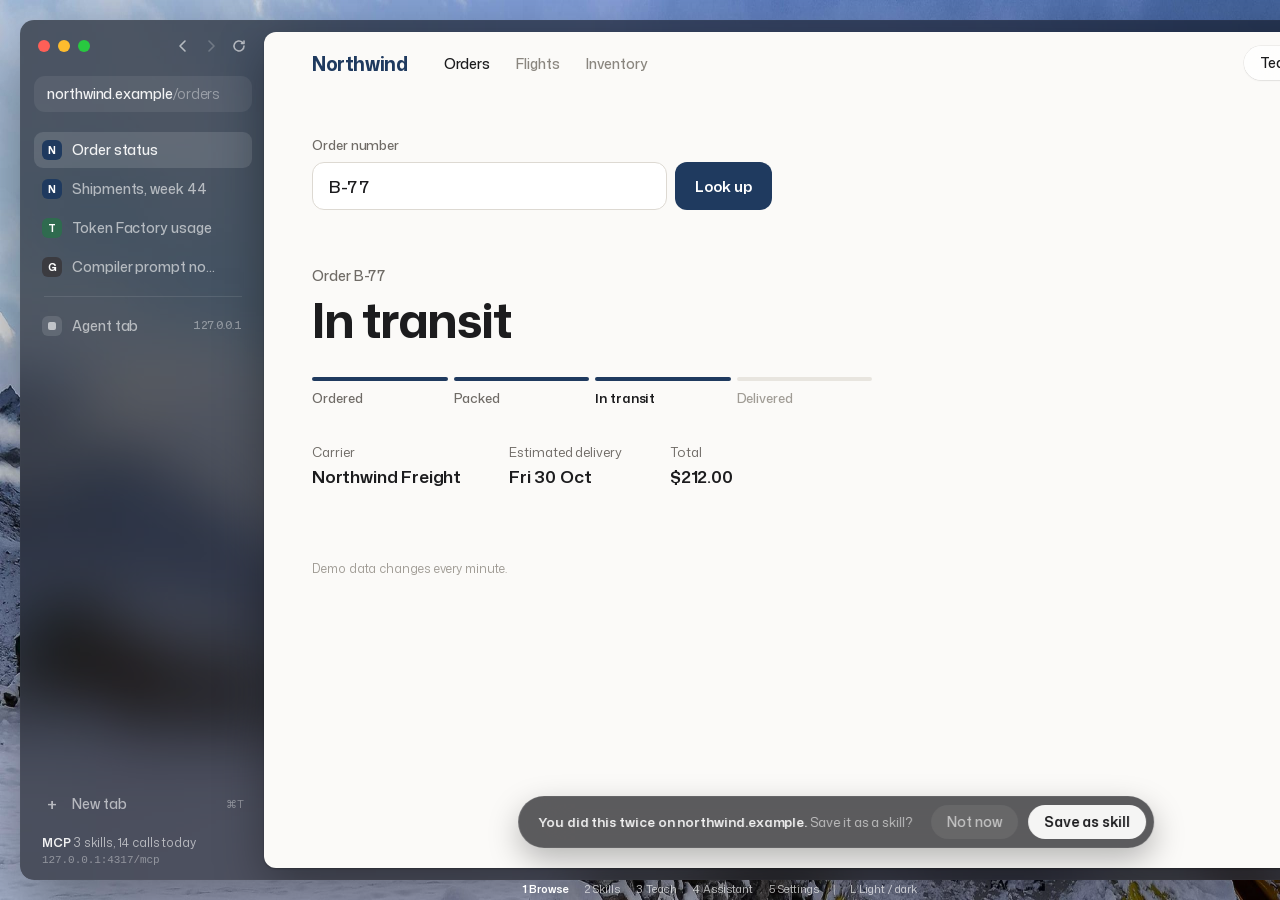
<file: design/concepts/clear-desk/index.html>
<!doctype html>
<html lang="en" data-theme="dark" data-state="browse">
<head>
<meta charset="utf-8">
<title>BrowserSkills, clear desk concept</title>
<meta name="viewport" content="width=1440">
<link rel="stylesheet" href="styles.css">
</head>
<body>
<div class="desk">
  <div class="window" role="application" aria-label="BrowserSkills">

    <aside class="sidebar">
      <div class="sidebar-top">
        <div class="lights" aria-hidden="true"><i></i><i></i><i></i></div>
        <div class="nav">
          <button class="icon" title="Back" aria-label="Back"><svg viewBox="0 0 16 16"><path d="M10 3 5 8l5 5"/></svg></button>
          <button class="icon" title="Forward" aria-label="Forward" disabled><svg viewBox="0 0 16 16"><path d="M6 3l5 5-5 5"/></svg></button>
          <button class="icon" title="Reload" aria-label="Reload"><svg viewBox="0 0 16 16"><path d="M13 8a5 5 0 1 1-1.6-3.7"/><path d="M13 3v2.5h-2.5"/></svg></button>
        </div>
      </div>

      <div class="address" title="northwind.example/orders?order=B-77">
        <span class="host">northwind.example</span><span class="path">/orders</span>
      </div>

      <nav class="tabs" aria-label="Tabs">
        <a class="tab selected" href="#"><span class="favicon nw">N</span><span class="label">Order status</span><button class="close" aria-label="Close tab">×</button></a>
        <a class="tab" href="#"><span class="favicon nw">N</span><span class="label">Shipments, week 44</span><button class="close" aria-label="Close tab">×</button></a>
        <a class="tab" href="#"><span class="favicon tf">T</span><span class="label">Token Factory usage</span><button class="close" aria-label="Close tab">×</button></a>
        <a class="tab" href="#"><span class="favicon gh">G</span><span class="label">Compiler prompt notes</span><button class="close" aria-label="Close tab">×</button></a>
        <div class="rule"></div>
        <a class="tab agent" href="#"><span class="favicon agent" aria-hidden="true"></span><span class="label">Agent tab</span><span class="tab-meta">127.0.0.1</span></a>
      </nav>

      <div class="sidebar-foot">
        <button class="newtab"><span class="plus">+</span>New tab<kbd>⌘T</kbd></button>
        <div class="mcp">
          <span class="mcp-line"><span class="mcp-title">MCP</span> 3 skills, 14 calls today</span>
          <span class="mcp-endpoint">127.0.0.1:4317/mcp</span>
        </div>
      </div>
    </aside>

    <main class="stage">
      <div class="page">
        <div class="loadline" aria-hidden="true"></div>

        <div class="page-actions">
          <button class="pill teach" data-action="teach">
            <span class="teach-idle">Teach</span>
            <span class="teach-live">Recording <span class="count">4</span></span>
          </button>
          <button class="pill" data-action="panel" aria-pressed="false">Skills</button>
        </div>

        <div class="webview">
          <header class="nw-header">
            <span class="nw-mark">Northwind</span>
            <nav>
              <a class="current" href="#">Orders</a>
              <a href="#">Flights</a>
              <a href="#">Inventory</a>
            </nav>
          </header>
          <section class="nw-body">
            <form class="nw-lookup">
              <label for="order">Order number</label>
              <div class="nw-field">
                <input id="order" value="B-77" spellcheck="false">
                <button type="button">Look up</button>
              </div>
            </form>
            <div class="nw-order" id="order-result">
              <p class="nw-eyebrow">Order <span id="order-id">B-77</span></p>
              <h1 class="pickable" data-pick="status"><span id="order-status">In transit</span></h1>
              <ol class="nw-track" aria-label="Delivery progress">
                <li class="done">Ordered</li>
                <li class="done">Packed</li>
                <li class="now">In transit</li>
                <li>Delivered</li>
              </ol>
              <dl class="nw-facts">
                <div><dt>Carrier</dt><dd id="order-carrier">Northwind Freight</dd></div>
                <div class="pickable" data-pick="eta"><dt>Estimated delivery</dt><dd id="order-eta">Fri 30 Oct</dd></div>
                <div><dt>Total</dt><dd id="order-total">$212.00</dd></div>
              </dl>
            </div>
            <p class="nw-foot">Demo data changes every minute.</p>
          </section>
        </div>

        <div class="suggest" role="status">
          <span class="suggest-text"><strong>You did this twice on northwind.example.</strong> Save it as a skill?</span>
          <button class="ghost" data-action="dismiss">Not now</button>
          <button class="ink" data-action="adopt">Save as skill</button>
        </div>
      </div>
    </main>

    <aside class="panel" aria-label="Side panel">
      <div class="panel-tabs" role="tablist">
        <button role="tab" data-panel="skills">Skills</button>
        <button role="tab" data-panel="teach">Teach</button>
        <button role="tab" data-panel="assistant">Assistant</button>
        <button role="tab" data-panel="settings">Settings</button>
        <button class="icon close-panel" aria-label="Close panel" data-action="closepanel"><svg viewBox="0 0 16 16"><path d="M4 4l8 8M12 4l-8 8"/></svg></button>
      </div>

      <section class="pane skills" data-pane="skills">
        <div class="skill expanded">
          <button class="skill-head" aria-expanded="true">
            <span class="skill-title">Order status lookup</span>
            <span class="skill-sub">northwind.example <span class="sep">·</span> v2, verified</span>
          </button>
          <div class="skill-body">
            <label class="field"><span>order</span><input value="C-311" spellcheck="false"></label>
            <div class="actions">
              <button class="ink" data-action="run">Run</button>
              <button class="text" data-action="watch">Watch in agent tab</button>
              <button class="text hover-only" data-action="delete">Delete</button>
            </div>
            <div class="runline" aria-hidden="true"></div>
            <div class="run">
              <p class="run-sum"><strong>Succeeded</strong> in 2.4 s. <span class="k">status</span> In transit, <span class="k">eta</span> Fri 30 Oct.</p>
              <details class="steps">
                <summary>4 steps, 2 checks, evidence</summary>
                <ol>
                  <li><code>navigate</code> /orders</li>
                  <li><code>fill</code> Order number <span class="sub">{order}</span></li>
                  <li><code>click</code> Look up</li>
                  <li><code>waitFor</code> #order-result</li>
                </ol>
                <ul class="checks">
                  <li>status is a known state</li>
                  <li>eta parses as a date</li>
                </ul>
                <a class="text evidence" href="#">Open evidence screenshot</a>
                <p class="sub compiled">skill_order_status, run 8f3a21c0, compiled by nvidia/nemotron-3-super-120b-a12b</p>
              </details>
            </div>
          </div>
        </div>

        <div class="skill">
          <button class="skill-head" aria-expanded="false">
            <span class="skill-title">Flight status</span>
            <span class="skill-sub">northwind.example <span class="sep">·</span> v1, verified</span>
          </button>
        </div>
        <div class="skill">
          <button class="skill-head" aria-expanded="false">
            <span class="skill-title">Inventory count</span>
            <span class="skill-sub">northwind.example <span class="sep">·</span> fixture, not verified</span>
          </button>
        </div>

        <div class="connect">
          <p>Any MCP client can call these skills and work any open page.</p>
          <div class="actions">
            <button class="text" data-action="copyconfig">Copy MCP config</button>
            <button class="text">Reveal token file</button>
          </div>
        </div>
      </section>

      <section class="pane teach" data-pane="teach">
        <p class="sub">Recording from northwind.example/orders</p>
        <h3>Steps</h3>
        <ol class="rec-steps">
          <li><code>navigate</code><span>/orders</span><button class="icon remove" aria-label="Remove step">−</button></li>
          <li><code>fill</code><span>Order number <em>B-77</em></span><button class="icon remove" aria-label="Remove step">−</button></li>
          <li><code>click</code><span>Look up</span><button class="icon remove" aria-label="Remove step">−</button></li>
          <li><code>waitFor</code><span>#order-result</span><button class="icon remove" aria-label="Remove step">−</button></li>
        </ol>
        <h3>Results</h3>
        <div class="picked">
          <div class="pick">
            <input class="mono" value="status" spellcheck="false" aria-label="Result name">
            <span class="sample">In transit</span>
            <label class="check"><input type="checkbox"> list</label>
          </div>
          <div class="pick">
            <input class="mono" value="eta" spellcheck="false" aria-label="Result name">
            <span class="sample">Fri 30 Oct</span>
            <label class="check"><input type="checkbox"> list</label>
          </div>
        </div>
        <button class="text pickbtn" data-action="pick"><span class="pick-idle">Pick another result on the page</span><span class="pick-live">Click a result on the page</span></button>
        <label class="field hint"><span>What does this do</span><input value="Look up order status" placeholder="Optional"></label>
        <div class="actions">
          <button class="ink" data-action="save">Save skill</button>
          <button class="text" data-action="discard">Discard</button>
        </div>
        <p class="sub">Nemotron compiles the recording, the agent tab replays it, and the skill is kept only if the replay passes its checks.</p>
      </section>

      <section class="pane assistant" data-pane="assistant">
        <div class="chat">
          <div class="line user">What is the status of order C-311?</div>
          <div class="line tool">skill_order_status {"order": "C-311"}</div>
          <div class="line">Order C-311 is in transit with Northwind Freight, estimated delivery Fri 30 Oct. Verified by run 8f3a21c0 in 2.4 s.</div>
          <div class="line user">And how many units of SKU 4410 are left?</div>
          <div class="line tool">page_describe 127.0.0.1:4318/inventory</div>
          <div class="line tool">page_act fill #sku "4410", click Look up</div>
          <div class="line busy" aria-live="polite"><span class="busyline" aria-hidden="true"></span>Reading the inventory page</div>
        </div>
        <form class="composer">
          <input placeholder="Ask Nemotron" aria-label="Ask Nemotron">
          <button type="button" class="send" aria-label="Send"><svg viewBox="0 0 16 16"><path d="M8 13V3M4 7l4-4 4 4"/></svg></button>
        </form>
      </section>

      <section class="pane settings" data-pane="settings">
        <h3>Nemotron on Nebius Token Factory</h3>
        <div class="form">
          <label><span>API key</span><input type="password" value="nbs_live_4f7c2a9e1b" spellcheck="false"></label>
          <label><span>Base URL</span><input value="https://api.tokenfactory.nebius.com/v1/" spellcheck="false"></label>
          <label><span>Compiler</span><input value="nvidia/nemotron-3-super-120b-a12b" spellcheck="false"></label>
          <label><span>Assistant</span><input value="nvidia/NVIDIA-Nemotron-3-Nano-30B-A3B" spellcheck="false"></label>
        </div>
        <h3>Optional</h3>
        <div class="form">
          <label><span>Tavily key</span><input type="password" value="" placeholder="Enables web_search" spellcheck="false"></label>
          <label><span>MCP port</span><input value="4317" inputmode="numeric"></label>
        </div>
        <div class="actions">
          <button class="ink" data-action="savesettings">Save</button>
          <span class="saved" role="status">Saved</span>
        </div>
        <p class="sub">Stored in ~/Library/Application Support/BrowserSkills/settings.json with mode 0600. NEBIUS_API_KEY in the environment overrides it.</p>
      </section>
    </aside>
  </div>

  <div class="switcher" aria-label="Prototype states">
    <button data-state="browse">1 Browse</button>
    <button data-state="skills">2 Skills</button>
    <button data-state="teach">3 Teach</button>
    <button data-state="assistant">4 Assistant</button>
    <button data-state="settings">5 Settings</button>
    <span class="sep"></span>
    <button data-action="theme">L Light / dark</button>
  </div>
</div>
<script src="script.js"></script>
</body>
</html>
</file>
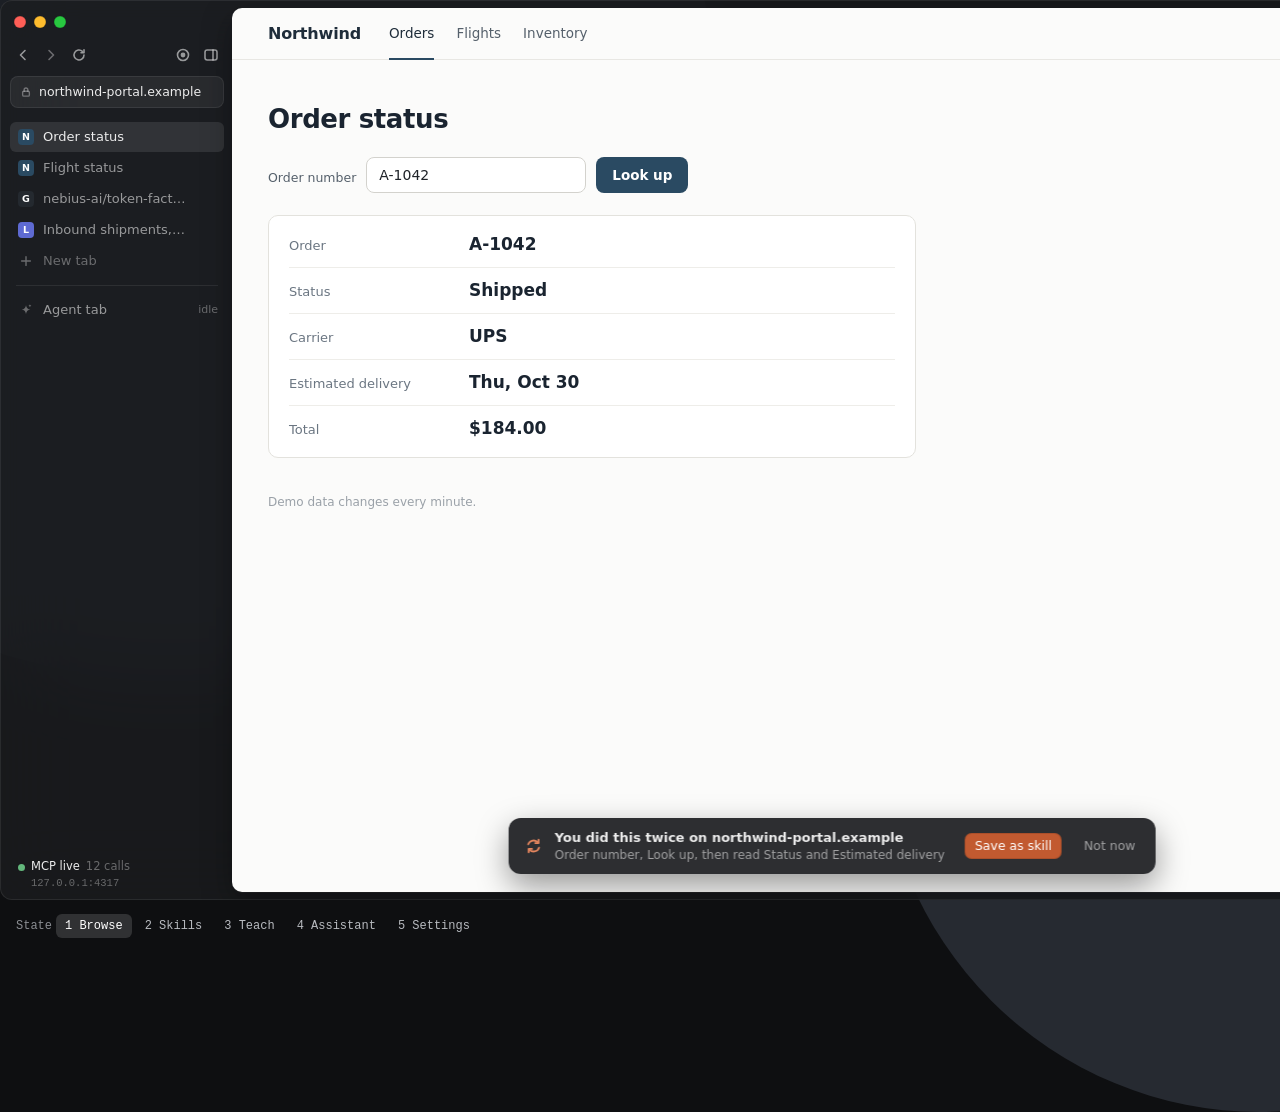
<file: design/concepts/flint/index.html>
<!doctype html>
<html lang="en" data-state="browse" data-theme="dark">
<head>
<meta charset="utf-8">
<title>BrowserSkills, Flint concept</title>
<meta name="viewport" content="width=1440">
<link rel="stylesheet" href="styles.css">
</head>
<body>

<svg width="0" height="0" style="position:absolute" aria-hidden="true">
  <defs>
    <symbol id="i-back" viewBox="0 0 16 16"><path d="M10 3.5 5.5 8 10 12.5"/></symbol>
    <symbol id="i-fwd" viewBox="0 0 16 16"><path d="M6 3.5 10.5 8 6 12.5"/></symbol>
    <symbol id="i-reload" viewBox="0 0 16 16"><path d="M13 8a5 5 0 1 1-1.6-3.7"/><path d="M13 2.8v3h-3"/></symbol>
    <symbol id="i-plus" viewBox="0 0 16 16"><path d="M8 3v10M3 8h10"/></symbol>
    <symbol id="i-x" viewBox="0 0 16 16"><path d="M4.5 4.5l7 7M11.5 4.5l-7 7"/></symbol>
    <symbol id="i-panel" viewBox="0 0 16 16"><rect x="2" y="3" width="12" height="10" rx="2.2"/><path d="M10 3v10"/></symbol>
    <symbol id="i-record" viewBox="0 0 16 16"><circle cx="8" cy="8" r="5.5"/><circle cx="8" cy="8" r="2.4" fill="currentColor" stroke="none"/></symbol>
    <symbol id="i-sparkle" viewBox="0 0 16 16"><path d="M8 2.5c.5 3 2 4.5 5 5-3 .5-4.5 2-5 5-.5-3-2-4.5-5-5 3-.5 4.5-2 5-5z" fill="currentColor" stroke="none"/><path d="M12.5 1.5c.2 1 .7 1.5 1.7 1.7-1 .2-1.5.7-1.7 1.7-.2-1-.7-1.5-1.7-1.7 1-.2 1.5-.7 1.7-1.7z" fill="currentColor" stroke="none"/></symbol>
    <symbol id="i-repeat" viewBox="0 0 16 16"><path d="M3.2 6.5A5 5 0 0 1 12 5.2"/><path d="M12.8 9.5A5 5 0 0 1 4 10.8"/><path d="M12.4 2.4v3h-3M3.6 13.6v-3h3"/></symbol>
    <symbol id="i-check" viewBox="0 0 16 16"><path d="M3.5 8.5 6.5 11.5 12.5 5"/></symbol>
    <symbol id="i-minus" viewBox="0 0 16 16"><circle cx="8" cy="8" r="5.5"/><path d="M5.5 8h5"/></symbol>
    <symbol id="i-chev-d" viewBox="0 0 16 16"><path d="M4 6.5 8 10.5 12 6.5"/></symbol>
    <symbol id="i-chev-r" viewBox="0 0 16 16"><path d="M6.5 4 10.5 8 6.5 12"/></symbol>
    <symbol id="i-trash" viewBox="0 0 16 16"><path d="M3.5 4.5h9M6.5 4.5V3h3v1.5M5 4.5l.6 8h4.8l.6-8"/></symbol>
    <symbol id="i-eye" viewBox="0 0 16 16"><path d="M1.8 8s2.3-4 6.2-4 6.2 4 6.2 4-2.3 4-6.2 4S1.8 8 1.8 8z"/><circle cx="8" cy="8" r="2"/></symbol>
    <symbol id="i-copy" viewBox="0 0 16 16"><rect x="5.5" y="5.5" width="7.5" height="8" rx="1.5"/><path d="M10.5 5.5V3.8A1.3 1.3 0 0 0 9.2 2.5H4.3A1.3 1.3 0 0 0 3 3.8v5a1.3 1.3 0 0 0 1.3 1.3h1.2"/></symbol>
    <symbol id="i-up" viewBox="0 0 16 16"><path d="M8 12.5v-9M4 7.5 8 3.5l4 4"/></symbol>
    <symbol id="i-lock" viewBox="0 0 16 16"><rect x="3.5" y="7" width="9" height="6.5" rx="1.6"/><path d="M5.5 7V5.2a2.5 2.5 0 0 1 5 0V7"/></symbol>
    <symbol id="i-cursor" viewBox="0 0 16 16"><path d="M3.5 2.5 12.5 7.5 8.5 8.5 7 12.5z" fill="currentColor" stroke="none"/></symbol>
    <symbol id="i-gear" viewBox="0 0 16 16"><circle cx="8" cy="8" r="2.2"/><path d="M8 1.8v1.7M8 12.5v1.7M1.8 8h1.7M12.5 8h1.7M3.6 3.6l1.2 1.2M11.2 11.2l1.2 1.2M3.6 12.4l1.2-1.2M11.2 4.8l1.2-1.2"/></symbol>
    <symbol id="i-key" viewBox="0 0 16 16"><circle cx="5.5" cy="8" r="3"/><path d="M8.5 8h5.5M11.5 8v2.5M13.5 8v2"/></symbol>
  </defs>
</svg>

<div class="window" id="window">

  <!-- Sidebar: traffic lights, navigation, address, tabs, agent tab, MCP status -->
  <aside class="sidebar">
    <div class="lights"><span></span><span></span><span></span></div>

    <div class="nav">
      <button class="icon" aria-label="Back"><svg><use href="#i-back"/></svg></button>
      <button class="icon" aria-label="Forward" disabled><svg><use href="#i-fwd"/></svg></button>
      <button class="icon" aria-label="Reload"><svg><use href="#i-reload"/></svg></button>
      <span class="spacer"></span>
      <button class="icon teach" id="teachBtn" aria-label="Teach"><svg><use href="#i-record"/></svg><span class="rec-count">3</span></button>
      <button class="icon" id="panelBtn" aria-label="Side panel"><svg><use href="#i-panel"/></svg></button>
    </div>

    <div class="address" tabindex="0">
      <svg class="lock"><use href="#i-lock"/></svg>
      <span class="host">northwind-portal.example</span><span class="path">/orders</span>
    </div>

    <div class="tabs">
      <div class="tab selected"><span class="fav nw">N</span><span class="title">Order status</span><button class="close icon" aria-label="Close tab"><svg><use href="#i-x"/></svg></button></div>
      <div class="tab"><span class="fav nw">N</span><span class="title">Flight status</span><button class="close icon" aria-label="Close tab"><svg><use href="#i-x"/></svg></button></div>
      <div class="tab"><span class="fav gh">G</span><span class="title">nebius-ai/token-factory-docs</span><button class="close icon" aria-label="Close tab"><svg><use href="#i-x"/></svg></button></div>
      <div class="tab"><span class="fav li">L</span><span class="title">Inbound shipments, week 44</span><button class="close icon" aria-label="Close tab"><svg><use href="#i-x"/></svg></button></div>
      <div class="tab new"><svg><use href="#i-plus"/></svg><span class="title">New tab</span></div>

      <div class="rule"></div>

      <div class="tab agent">
        <svg class="spark"><use href="#i-sparkle"/></svg>
        <span class="title">Agent tab</span>
        <span class="agent-state">idle</span>
      </div>
    </div>

    <div class="mcp">
      <span class="dot ok"></span>
      <span class="label">MCP live</span>
      <span class="sep">12 calls</span>
      <span class="endpoint">127.0.0.1:4317</span>
    </div>
  </aside>

  <!-- Page canvas -->
  <main class="canvas">
    <div class="progress" aria-hidden="true"></div>

    <div class="page">
      <header class="pg-nav">
        <span class="pg-brand">Northwind</span>
        <nav><a class="on">Orders</a><a>Flights</a><a>Inventory</a></nav>
        <span class="pg-user">M. Peacock</span>
      </header>

      <section class="pg-body">
        <h1>Order status</h1>
        <form class="pg-form">
          <label for="order">Order number</label>
          <input id="order" value="A-1042">
          <button type="button">Look up</button>
        </form>

        <div class="pg-result" id="orderResult">
          <dl>
            <div><dt>Order</dt><dd>A-1042</dd></div>
            <div class="pick" data-pick="status"><dt>Status</dt><dd>Shipped</dd></div>
            <div><dt>Carrier</dt><dd>UPS</dd></div>
            <div class="pick" data-pick="eta"><dt>Estimated delivery</dt><dd>Thu, Oct 30</dd></div>
            <div><dt>Total</dt><dd>$184.00</dd></div>
          </dl>
        </div>

        <p class="pg-foot">Demo data changes every minute.</p>
      </section>
    </div>

    <!-- Repeat suggestion -->
    <div class="suggest" role="status">
      <svg class="ic"><use href="#i-repeat"/></svg>
      <div class="text">
        <span class="t1">You did this twice on northwind-portal.example</span>
        <span class="t2">Order number, Look up, then read Status and Estimated delivery</span>
      </div>
      <button class="btn primary">Save as skill</button>
      <button class="btn quiet">Not now</button>
    </div>

    <!-- Teach: picked result tags drawn over the page -->
    <div class="pick-hint">Click a result on the page</div>
  </main>

  <!-- Side panel: Skills, Teach, Assistant, Settings -->
  <aside class="panel">
    <div class="panel-head">
      <div class="seg" role="tablist">
        <button data-go="skills">Skills</button>
        <button data-go="teach">Teach</button>
        <button data-go="assistant">Assistant</button>
        <button data-go="settings">Settings</button>
      </div>
    </div>

    <!-- Skills -->
    <section class="pane skills">
      <div class="running"><span class="bar"></span><span>Running Order status lookup, step 3 of 4: waitFor #order-result</span></div>

      <div class="skill open">
        <div class="skill-row">
          <div class="skill-id">
            <span class="name">Order status lookup</span>
            <span class="meta">skill_order_status · northwind-portal.example</span>
          </div>
          <span class="badge ok">v2 verified</span>
        </div>
        <div class="skill-body">
          <div class="field">
            <label>order</label>
            <input value="C-311">
          </div>
          <div class="actions">
            <button class="btn primary">Run</button>
            <button class="btn">Watch</button>
            <span class="spacer"></span>
            <button class="icon" aria-label="Delete skill"><svg><use href="#i-trash"/></svg></button>
          </div>

          <div class="run">
            <div class="run-head">
              <span class="badge ok">success</span>
              <span class="mono">run 3f9a2c1e</span>
              <span class="mono">2.4s</span>
              <span class="mono muted">14:32</span>
            </div>
            <dl class="outputs">
              <div><dt>status</dt><dd>Out for delivery</dd></div>
              <div><dt>eta</dt><dd>Thu, Oct 30</dd></div>
            </dl>
            <div class="checks">
              <span><svg><use href="#i-check"/></svg>status is one of 5 known values</span>
              <span><svg><use href="#i-check"/></svg>eta parses as a date</span>
            </div>
            <a class="evidence">
              <span class="shot">
                <span class="shot-nav"></span>
                <span class="shot-row w3"></span>
                <span class="shot-row w5 hi"></span>
                <span class="shot-row w4"></span>
                <span class="shot-row w5 hi"></span>
              </span>
              <span class="ev-text">Evidence screenshot<small>northwind-portal.example/orders?order=C-311</small></span>
              <svg class="chev"><use href="#i-chev-r"/></svg>
            </a>
          </div>

          <details class="steps">
            <summary><svg><use href="#i-chev-r"/></svg>Steps <span class="count">4</span><span class="compiler">compiled by nemotron-3-super</span></summary>
            <ol>
              <li><b>navigate</b> /orders</li>
              <li><b>fill</b> #order <i>{order}</i></li>
              <li><b>click</b> button Look up</li>
              <li><b>waitFor</b> #order-result</li>
            </ol>
          </details>
        </div>
      </div>

      <div class="skill">
        <div class="skill-row">
          <div class="skill-id">
            <span class="name">Flight status</span>
            <span class="meta">skill_flight_status · northwind-portal.example</span>
          </div>
          <span class="badge ok">v1 verified</span>
        </div>
      </div>

      <div class="skill">
        <div class="skill-row">
          <div class="skill-id">
            <span class="name">Inventory search</span>
            <span class="meta">skill_inventory_search · northwind-portal.example</span>
          </div>
          <span class="badge wait">validating</span>
        </div>
      </div>

      <div class="connect">
        <span class="h">Connect an agent</span>
        <p>Any MCP client can call these skills, plus browser_open, page_describe, page_act and page_read on any page.</p>
        <div class="actions">
          <button class="btn" id="copyCfg"><svg><use href="#i-copy"/></svg>Copy MCP config</button>
          <button class="btn quiet">Reveal token file</button>
        </div>
      </div>
    </section>

    <!-- Teach -->
    <section class="pane teach">
      <div class="rec-head">
        <span class="rec-dot"></span>
        <span class="rec-title">Recording</span>
        <span class="rec-time mono">0:42</span>
        <span class="rec-from">from northwind-portal.example/orders</span>
      </div>

      <div class="group">
        <span class="h">Steps</span>
        <ol class="steplist">
          <li><span class="n">1</span><span class="s"><b>Type</b> A-1042 in Order number</span><button class="icon rm" aria-label="Remove step"><svg><use href="#i-minus"/></svg></button></li>
          <li><span class="n">2</span><span class="s"><b>Click</b> Look up</span><button class="icon rm" aria-label="Remove step"><svg><use href="#i-minus"/></svg></button></li>
          <li><span class="n">3</span><span class="s"><b>Wait for</b> Order result</span><button class="icon rm" aria-label="Remove step"><svg><use href="#i-minus"/></svg></button></li>
        </ol>
      </div>

      <div class="group">
        <span class="h">Results</span>
        <div class="picked">
          <div class="pk">
            <input class="mono" value="status">
            <span class="sample">Shipped</span>
            <label class="chk"><input type="checkbox"><span></span>list</label>
          </div>
          <div class="pk">
            <input class="mono" value="eta">
            <span class="sample">Thu, Oct 30</span>
            <label class="chk"><input type="checkbox"><span></span>list</label>
          </div>
        </div>
        <button class="btn pickbtn"><svg><use href="#i-cursor"/></svg>Pick another result</button>
      </div>

      <div class="group">
        <input class="hint" placeholder="What does this do? Optional" value="Look up an order's status and delivery date">
        <div class="actions">
          <button class="btn primary">Save skill</button>
          <button class="btn quiet">Discard</button>
        </div>
        <p class="note">Nemotron compiles the recording, then the agent tab replays it once before it becomes a tool.</p>
      </div>
    </section>

    <!-- Assistant -->
    <section class="pane assistant">
      <div class="thread">
        <div class="msg user">What's the status of order C-311?</div>
        <div class="msg tool">
          <span class="fn">skill_order_status</span><span class="args">{ order: "C-311" }</span><span class="dur">2.4s</span>
        </div>
        <div class="msg ai">
          <p>C-311 is out for delivery with UPS. Estimated delivery is Thursday, October 30. The order total is $184.00.</p>
          <a class="cite"><span class="badge ok">verified</span>run 3f9a2c1e, evidence</a>
        </div>

        <div class="msg user">Is the Jetson Orin Nano in stock?</div>
        <div class="msg tool">
          <span class="fn">page_describe</span><span class="args">/inventory</span><span class="dur">0.6s</span>
        </div>
        <div class="msg tool">
          <span class="fn">page_act</span><span class="args">fill q "Jetson Orin Nano", click Search</span><span class="dur">1.1s</span>
        </div>
        <div class="msg ai">
          <p>Yes. Northwind lists 17 units of Jetson Orin Nano at $249.99 as of 14:34.</p>
          <a class="cite">page_read, no skill yet</a>
        </div>

        <div class="msg user">Save that as a skill</div>
        <div class="msg ai busy">
          <span class="bar"></span>
          <p class="muted">Compiling inventory_search from the last two actions</p>
        </div>
      </div>

      <div class="composer">
        <input placeholder="Ask Nemotron">
        <button class="send" aria-label="Send"><svg><use href="#i-up"/></svg></button>
      </div>
    </section>

    <!-- Settings -->
    <section class="pane settings">
      <div class="form-group">
        <span class="h">Nemotron on Nebius Token Factory</span>
        <div class="rows">
          <div class="row"><label>API key</label><input type="password" value="nbs_live_4f9a2c1e7b3d55a0"><span class="ok-tag">valid</span></div>
          <div class="row"><label>Base URL</label><input value="https://api.tokenfactory.nebius.com/v1/"></div>
          <div class="row"><label>Compiler model</label><input value="nvidia/nemotron-3-super-120b-a12b"></div>
          <div class="row"><label>Assistant model</label><input value="nvidia/NVIDIA-Nemotron-3-Nano-30B-A3B"></div>
        </div>
      </div>
      <div class="form-group">
        <span class="h">Optional</span>
        <div class="rows">
          <div class="row"><label>Tavily API key</label><input type="password" value="" placeholder="Enables web_search"></div>
          <div class="row"><label>MCP port</label><input value="4317" class="short"></div>
        </div>
      </div>
      <div class="actions">
        <button class="btn primary">Save</button>
        <span class="saved">Saved 14:31</span>
      </div>
      <p class="note">Stored in ~/Library/Application Support/BrowserSkills/settings.json, mode 0600. NEBIUS_API_KEY in the environment overrides the key.</p>
    </section>
  </aside>
</div>

<!-- Prototype controls. Below the window so screenshots of #window never include them. -->
<div class="proto">
  <span>State</span>
  <button data-go="browse">1 Browse</button>
  <button data-go="skills">2 Skills</button>
  <button data-go="teach">3 Teach</button>
  <button data-go="assistant">4 Assistant</button>
  <button data-go="settings">5 Settings</button>
  <span class="gap"></span>
  <button id="themeBtn">L Light</button>
</div>

<script src="script.js"></script>
</body>
</html>
</file>
<file: design/concepts/clear-desk/styles.css>
/* BrowserSkills, "clear desk" concept. One glass sheet over the wallpaper, an opaque page card, SF Pro, one accent. */

@font-face { font-family: "Mona Sans"; src: url("fonts/MonaSans-400.woff2") format("woff2"); font-weight: 400; font-display: block; }
@font-face { font-family: "Mona Sans"; src: url("fonts/MonaSans-500.woff2") format("woff2"); font-weight: 500; font-display: block; }
@font-face { font-family: "Mona Sans"; src: url("fonts/MonaSans-600.woff2") format("woff2"); font-weight: 600; font-display: block; }
@font-face { font-family: "Mona Sans"; src: url("fonts/MonaSans-700.woff2") format("woff2"); font-weight: 700; font-display: block; }

:root {
  --font: "Mona Sans", -apple-system, BlinkMacSystemFont, system-ui, sans-serif;
  --font-display: "Mona Sans", -apple-system, BlinkMacSystemFont, system-ui, sans-serif;
  --mono: ui-monospace, "SF Mono", Menlo, monospace;
  --t: 140ms cubic-bezier(0.2, 0, 0, 1);
  --glass: blur(60px) saturate(1.8);
  --glass-bar: blur(24px) saturate(1.6);
}

html[data-theme="dark"] {
  color-scheme: dark;
  --tint: rgba(24, 24, 28, 0.64);
  --text: rgba(255, 255, 255, 0.92);
  --text-2: rgba(255, 255, 255, 0.60);
  --text-3: rgba(255, 255, 255, 0.40);
  --fill: rgba(255, 255, 255, 0.07);
  --fill-2: rgba(255, 255, 255, 0.12);
  --fill-3: rgba(255, 255, 255, 0.18);
  --rule: rgba(255, 255, 255, 0.10);
  --ink: #f5f5f4;
  --on-ink: #1a1a1c;
  --accent: #f08a5c;
  --accent-ink: #e9743f;
  --page-shadow: 0 1px 2px rgba(0, 0, 0, 0.25), 0 16px 48px rgba(0, 0, 0, 0.35);
  --window-shadow: 0 30px 80px rgba(0, 0, 0, 0.45), 0 0 0 0.5px rgba(255, 255, 255, 0.12) inset;
  --bar: rgba(30, 30, 34, 0.72);
  --bar-text: rgba(255, 255, 255, 0.92);
  --bar-text-2: rgba(255, 255, 255, 0.62);
}

html[data-theme="light"] {
  color-scheme: light;
  --tint: rgba(250, 249, 246, 0.66);
  --text: rgba(28, 28, 30, 0.94);
  --text-2: rgba(28, 28, 30, 0.60);
  --text-3: rgba(28, 28, 30, 0.42);
  --fill: rgba(0, 0, 0, 0.05);
  --fill-2: rgba(0, 0, 0, 0.085);
  --fill-3: rgba(0, 0, 0, 0.13);
  --rule: rgba(0, 0, 0, 0.09);
  --ink: #1c1c1e;
  --on-ink: #ffffff;
  --accent: #c4532a;
  --accent-ink: #c4532a;
  --page-shadow: 0 1px 2px rgba(0, 0, 0, 0.08), 0 16px 48px rgba(0, 0, 0, 0.14);
  --window-shadow: 0 30px 80px rgba(0, 0, 0, 0.28), 0 0 0 0.5px rgba(255, 255, 255, 0.6) inset;
  --bar: rgba(30, 30, 34, 0.78);
  --bar-text: rgba(255, 255, 255, 0.92);
  --bar-text-2: rgba(255, 255, 255, 0.62);
}

* { box-sizing: border-box; }
html, body { margin: 0; height: 100%; }
body {
  font: 14px/1.4 var(--font);
  letter-spacing: -0.005em;
  color: var(--text);
  -webkit-font-smoothing: antialiased;
  text-rendering: optimizeLegibility;
  overflow: hidden;
  width: 1440px; height: 900px;
}
button, input { font: inherit; color: inherit; }
button { background: none; border: 0; padding: 0; cursor: default; }
button:focus-visible, input:focus-visible, a:focus-visible, summary:focus-visible { outline: 2px solid var(--accent); outline-offset: 2px; }
a { color: inherit; text-decoration: none; }
svg { width: 16px; height: 16px; fill: none; stroke: currentColor; stroke-width: 1.6; stroke-linecap: round; stroke-linejoin: round; }
code, .mono { font-family: var(--mono); }
.sub { color: var(--text-2); font-size: 12px; }
.spacer { flex: 1; }
.rule { height: 1px; background: var(--rule); margin: 8px 10px; }

/* Desk */
.desk {
  position: relative; width: 1440px; height: 900px; padding: 20px; overflow: hidden;
  background: #46506a url("wallpaper.jpg") 0 0 / 1440px 1350px no-repeat;
}
.window {
  position: relative; z-index: 1; width: 1400px; height: 860px;
  display: grid; grid-template-columns: 244px 1fr; grid-template-areas: "sidebar stage";
  border-radius: 14px; overflow: hidden;
  background: url("wallpaper-blur.jpg") 0 0 / 1440px 900px fixed no-repeat;
  box-shadow: var(--window-shadow);
}
.window::before { content: ""; position: absolute; inset: 0; background: var(--tint); }
.window > * { position: relative; }
html:not([data-state="browse"]) .window { grid-template-columns: 244px 1fr 372px; grid-template-areas: "sidebar stage panel"; }

/* Sidebar */
.sidebar { grid-area: sidebar; display: flex; flex-direction: column; padding: 14px 12px 12px 14px; min-height: 0; }
.sidebar-top { display: flex; align-items: center; height: 24px; padding-left: 4px; }
.lights { display: flex; gap: 8px; }
.lights i { width: 12px; height: 12px; border-radius: 50%; display: block; }
.lights i:nth-child(1) { background: #ff5f57; }
.lights i:nth-child(2) { background: #febc2e; }
.lights i:nth-child(3) { background: #28c840; }
.nav { margin-left: auto; display: flex; gap: 2px; }
.icon {
  width: 26px; height: 26px; border-radius: 7px; display: inline-grid; place-items: center;
  color: var(--text-2); transition: background-color var(--t), color var(--t);
}
.icon:hover { background: var(--fill-2); color: var(--text); }
.icon:active { background: var(--fill-3); }
.icon:disabled { color: var(--text-3); opacity: 0.55; }
.icon:disabled:hover { background: none; }

.address {
  margin-top: 18px; height: 36px; padding: 0 13px; border-radius: 11px;
  display: flex; align-items: center; gap: 0; background: var(--fill);
  font-size: 14px; white-space: nowrap; overflow: hidden; transition: background-color var(--t);
}
.address:hover { background: var(--fill-2); }
.address .host { color: var(--text); font-weight: 500; }
.address .path { color: var(--text-3); overflow: hidden; text-overflow: ellipsis; }

.tabs { margin-top: 20px; display: flex; flex-direction: column; gap: 3px; }
.tab {
  height: 36px; padding: 0 6px 0 8px; border-radius: 9px;
  display: flex; align-items: center; gap: 10px; color: var(--text-2); font-weight: 500;
  transition: background-color var(--t), color var(--t);
}
.tab:hover { background: var(--fill); color: var(--text); }
.tab.selected { background: var(--fill-2); color: var(--text); }
.tab .label { flex: 1; min-width: 0; white-space: nowrap; overflow: hidden; text-overflow: ellipsis; }
.tab-meta { font-size: 11px; color: var(--text-3); font-variant-numeric: tabular-nums; padding-right: 4px; }
.favicon {
  width: 20px; height: 20px; border-radius: 6px; flex: none; display: grid; place-items: center;
  font-size: 10px; font-weight: 700; color: #fff;
}
.favicon.nw { background: #1f3a5f; }
.favicon.tf { background: #2f6b4f; }
.favicon.gh { background: #3b3b40; }
.favicon.agent { background: var(--fill-2); position: relative; }
.favicon.agent::after { content: ""; position: absolute; inset: 6px; border-radius: 2px; background: var(--text-2); }
.tab .close {
  width: 20px; height: 20px; border-radius: 6px; display: grid; place-items: center;
  font-size: 14px; line-height: 1; color: var(--text-3); opacity: 0;
  transition: opacity var(--t), background-color var(--t), color var(--t);
}
.tab:hover .close { opacity: 1; }
.tab .close:hover { background: var(--fill-3); color: var(--text); }

.sidebar-foot { margin-top: auto; display: flex; flex-direction: column; gap: 14px; }
.newtab {
  height: 34px; padding: 0 8px; border-radius: 9px; display: flex; align-items: center; gap: 10px;
  color: var(--text-2); font-weight: 500; transition: background-color var(--t), color var(--t);
}
.newtab:hover { background: var(--fill); color: var(--text); }
.newtab .plus { width: 20px; text-align: center; font-size: 17px; line-height: 1; }
.newtab kbd { margin-left: auto; font: 11px var(--font); color: var(--text-3); }
.mcp { padding: 0 8px 2px; display: flex; flex-direction: column; gap: 2px; font-size: 12px; color: var(--text-2); }
.mcp-title { color: var(--text); font-weight: 600; }
.mcp-endpoint { font: 11px var(--mono); color: var(--text-3); }

/* Stage, page card */
.stage { grid-area: stage; padding: 12px 12px 12px 0; min-width: 0; }
.page {
  position: relative; height: 100%; border-radius: 12px; overflow: hidden;
  background: #fbfaf8; color: #1c1c1e; box-shadow: var(--page-shadow);
}
.loadline { position: absolute; top: 0; left: 0; height: 2px; width: 0; background: var(--accent-ink); z-index: 3; transition: width var(--t); }
html.loading .loadline { width: 70%; }

.page-actions { position: absolute; top: 14px; right: 16px; z-index: 3; display: flex; gap: 8px; }
.pill {
  height: 34px; padding: 0 16px; border-radius: 17px; flex: none; white-space: nowrap;
  display: inline-flex; align-items: center; gap: 8px;
  background: rgba(255, 255, 255, 0.78); color: #1c1c1e;
  -webkit-backdrop-filter: var(--glass-bar); backdrop-filter: var(--glass-bar);
  box-shadow: 0 0 0 0.5px rgba(0, 0, 0, 0.10), 0 1px 2px rgba(0, 0, 0, 0.06);
  font-size: 14px; font-weight: 500;
  transition: background-color var(--t), box-shadow var(--t), color var(--t);
}
.pill:hover { background: #fff; }
.pill[aria-pressed="true"] { background: #1c1c1e; color: #fff; box-shadow: none; }
.pill .teach-live { display: none; }
html[data-state="teach"] .pill.teach { background: #1c1c1e; color: #fff; box-shadow: none; }
html[data-state="teach"] .pill .teach-idle { display: none; }
html[data-state="teach"] .pill .teach-live { display: inline; }
.pill .count { font-variant-numeric: tabular-nums; color: rgba(255, 255, 255, 0.6); }

/* Northwind demo portal, web content, intentionally opaque */
.webview { height: 100%; overflow: hidden; }
.nw-header { height: 64px; padding: 0 48px; display: flex; align-items: center; gap: 36px; }
.nw-mark { font-size: 19px; font-weight: 700; color: #1f3a5f; letter-spacing: -0.02em; }
.nw-header nav { display: flex; gap: 26px; font-size: 14px; font-weight: 500; }
.nw-header nav a { color: #8a867f; }
.nw-header nav a.current { color: #1c1c1e; }
.nw-body { max-width: 720px; padding: 40px 48px 48px; }
.nw-lookup label { display: block; font-size: 13px; font-weight: 500; color: #6f6b66; margin-bottom: 8px; }
.nw-field { display: flex; gap: 8px; max-width: 460px; }
.nw-field input { flex: 1; min-width: 0; height: 48px; padding: 0 16px; border: 1px solid #ddd9d2; border-radius: 12px; font-size: 17px; font-weight: 500; background: #fff; color: #1c1c1e; letter-spacing: 0.01em; }
.nw-field input:focus { outline: none; border-color: #1f3a5f; box-shadow: 0 0 0 3px rgba(31, 58, 95, 0.12); }
.nw-field button { height: 48px; padding: 0 20px; border-radius: 12px; background: #1f3a5f; color: #fff; font-weight: 600; font-size: 15px; }
.nw-order { margin-top: 56px; }
.nw-eyebrow { margin: 0 0 6px; font-size: 14px; font-weight: 500; color: #6f6b66; }
.nw-order h1 { position: relative; display: inline-block; margin: 0 0 0 -6px; font-size: 48px; line-height: 1.1; font-weight: 700; letter-spacing: -0.03em; color: #1c1c1e; padding: 2px 6px; border-radius: 10px; }
.nw-track { list-style: none; margin: 28px 0 0; padding: 0; display: grid; grid-template-columns: repeat(4, 1fr); gap: 6px; max-width: 560px; }
.nw-track li { padding-top: 12px; font-size: 13px; font-weight: 500; color: #a09c95; position: relative; }
.nw-track li::before { content: ""; position: absolute; left: 0; right: 0; top: 0; height: 4px; border-radius: 2px; background: #e8e5df; }
.nw-track li.done { color: #6f6b66; }
.nw-track li.done::before, .nw-track li.now::before { background: #1f3a5f; }
.nw-track li.now { color: #1c1c1e; font-weight: 600; }
.nw-facts { margin: 36px 0 0; display: flex; gap: 48px; }
.nw-facts > div { position: relative; padding: 4px 8px; margin: -4px -8px; border-radius: 8px; }
.nw-facts dt { font-size: 13px; color: #6f6b66; margin-bottom: 4px; }
.nw-facts dd { margin: 0; font-size: 17px; font-weight: 600; color: #1c1c1e; letter-spacing: -0.01em; }
.nw-foot { margin-top: 72px; font-size: 12px; color: #a09c95; }

html.picking .pickable { cursor: crosshair; }
html.picking .pickable:hover { background: rgba(196, 83, 42, 0.08); }
html[data-state="teach"] .pickable, .pickable.picked { box-shadow: inset 0 0 0 1.5px #c4532a; }
html[data-state="teach"] .pickable::after, .pickable.picked::after {
  content: attr(data-pick); position: absolute; left: 0; top: -24px;
  font: 500 12px var(--mono); color: #fff; background: #c4532a; padding: 3px 8px; border-radius: 7px; letter-spacing: 0;
}

.nw-order h1.pickable::after { left: calc(100% + 12px) !important; top: 50% !important; transform: translateY(-50%); }

/* Repeat suggestion, floating capsule */
.suggest {
  position: absolute; left: 50%; bottom: 20px; transform: translateX(-50%); z-index: 3;
  height: 52px; padding: 0 8px 0 20px; display: flex; align-items: center; gap: 10px; white-space: nowrap;
  border-radius: 26px; background: var(--bar); color: var(--bar-text);
  -webkit-backdrop-filter: var(--glass-bar); backdrop-filter: var(--glass-bar);
  box-shadow: 0 0 0 0.5px rgba(255, 255, 255, 0.12) inset, 0 12px 32px rgba(0, 0, 0, 0.28);
  transition: opacity var(--t), transform var(--t);
}
.suggest-text { font-size: 13px; color: var(--bar-text-2); margin-right: 8px; }
.suggest-text strong { font-weight: 600; color: var(--bar-text); }
.suggest .ghost { color: var(--bar-text-2); }
.suggest .ghost:hover { background: rgba(255, 255, 255, 0.1); color: var(--bar-text); }
.suggest .ink { background: #f5f5f4; color: #1a1a1c; }
html:not([data-state="browse"]) .suggest, html.suggest-dismissed .suggest { opacity: 0; transform: translate(-50%, 8px); pointer-events: none; }

/* Buttons */
.ink, .ghost {
  height: 34px; padding: 0 16px; border-radius: 17px; display: inline-flex; align-items: center; gap: 6px;
  font-size: 14px; font-weight: 500; white-space: nowrap;
  transition: background-color var(--t), color var(--t), opacity var(--t);
}
.ink { background: var(--ink); color: var(--on-ink); font-weight: 600; }
.ink:hover { opacity: 0.9; }
.ink:disabled { opacity: 0.5; }
.ghost { background: var(--fill); color: var(--text); }
.ghost:hover { background: var(--fill-2); }
.row { display: flex; align-items: center; gap: 8px; }
.actions { display: flex; align-items: center; gap: 18px; }
.text { height: 32px; padding: 0; color: var(--text-2); font-weight: 500; font-size: 14px; transition: color var(--t), opacity var(--t); }
.text:hover { color: var(--text); }
.hover-only { opacity: 0; }
.skill:hover .hover-only { opacity: 1; }

/* Side panel */
.panel { grid-area: panel; display: none; flex-direction: column; min-height: 0; padding: 0 0 0 0; }
html:not([data-state="browse"]) .panel { display: flex; }
.panel-tabs { height: 56px; padding: 0 12px 0 16px; display: flex; align-items: center; gap: 2px; }
.panel-tabs [role="tab"] {
  height: 32px; padding: 0 10px; border-radius: 9px; font-size: 15px; font-weight: 500; color: var(--text-3); letter-spacing: -0.01em;
  transition: color var(--t), background-color var(--t);
}
.panel-tabs [role="tab"]:hover { color: var(--text); background: var(--fill); }
.panel-tabs [role="tab"][aria-selected="true"] { color: var(--text); font-weight: 600; }
.close-panel { margin-left: auto; }
.pane { display: none; flex: 1; min-height: 0; overflow: auto; padding: 4px 20px 20px 20px; }
html[data-state="skills"] .pane.skills, html[data-state="teach"] .pane.teach,
html[data-state="assistant"] .pane.assistant, html[data-state="settings"] .pane.settings { display: flex; flex-direction: column; }
.pane h3 { font-size: 13px; font-weight: 600; margin: 24px 0 10px; color: var(--text-2); }
.pane h3:first-child, .pane > .sub:first-child + h3 { margin-top: 8px; }
.pane p { margin: 0; line-height: 1.45; }
.pane > .sub:first-child { margin: 6px 0 0; }

/* Fields */
.field { display: flex; flex-direction: column; gap: 6px; }
.field > span { font-size: 12px; color: var(--text-2); }
.field input, .form input, .composer input, .pick input {
  height: 34px; padding: 0 12px; border-radius: 10px; border: 0; background: var(--fill); color: var(--text);
  transition: background-color var(--t), box-shadow var(--t);
}
.field input:hover, .form input:hover, .composer input:hover, .pick input:hover { background: var(--fill-2); }
.field input:focus, .form input:focus, .composer input:focus, .pick input:focus { outline: none; box-shadow: 0 0 0 2px var(--accent); }
input::placeholder { color: var(--text-3); }
.field input { font-family: var(--mono); font-size: 12.5px; }
.check { display: inline-flex; align-items: center; gap: 6px; font-size: 12px; color: var(--text-2); }
.check input { width: 14px; height: 14px; margin: 0; accent-color: var(--ink); }

/* Skills */
.skill { border-radius: 12px; transition: background-color var(--t); }
.skill + .skill { margin-top: 2px; }
.skill:hover { background: var(--fill); }
.skill.expanded { background: var(--fill); }
.skill-head { width: 100%; text-align: left; padding: 12px 14px; display: flex; flex-direction: column; gap: 3px; }
.skill-title { font-size: 16px; font-weight: 600; letter-spacing: -0.015em; }
.skill-sub { font-size: 13px; color: var(--text-2); }
.skill-sub .sep { color: var(--text-3); padding: 0 2px; }
.skill-body { display: none; padding: 6px 14px 16px; flex-direction: column; gap: 14px; }
.skill.expanded .skill-body { display: flex; }
.runline { position: relative; height: 2px; margin: -6px 0; border-radius: 1px; overflow: hidden; }
.running .runline { background: var(--fill-2); }
.running .runline::after { content: ""; position: absolute; left: -40%; top: 0; width: 40%; height: 100%; background: var(--accent); animation: slide 900ms linear infinite; }
@keyframes slide { to { left: 100%; } }
.run { display: flex; flex-direction: column; gap: 10px; padding-top: 14px; border-top: 1px solid var(--rule); }
.run-sum { font-size: 14px; line-height: 1.5; margin: 0; color: var(--text); }
.run-sum strong { font-weight: 600; }
.run-sum .k { font: 12.5px var(--mono); color: var(--text-2); margin-right: 2px; }
.steps .checks { margin-top: 10px; }
.steps .evidence { display: inline-block; margin-top: 10px; height: auto; }
.steps .compiled { margin-top: 12px; }
.run-head { display: flex; align-items: baseline; gap: 8px; font-size: 13px; }
.run-head .ok { font-weight: 600; }
.outputs { margin: 0; display: grid; grid-template-columns: auto 1fr; column-gap: 14px; row-gap: 4px; }
.outputs div { display: contents; }
.outputs dt { font: 12px var(--mono); color: var(--text-2); line-height: 1.5; }
.outputs dd { margin: 0; font-size: 13px; line-height: 1.5; }
.checks { margin: 0; padding: 0; list-style: none; display: flex; flex-direction: column; gap: 3px; font-size: 12px; color: var(--text-2); }
.checks li::before { content: "✓"; color: var(--text); margin-right: 7px; font-weight: 600; }
.evidence { display: flex; align-items: center; gap: 10px; font-size: 13px; color: var(--text); margin-top: 2px; }
.evidence .sub { margin-left: 6px; }
.evidence:hover span:last-child { text-decoration: underline; text-underline-offset: 2px; }
.thumb { width: 44px; height: 28px; border-radius: 5px; background: #fbfaf8; box-shadow: 0 0 0 0.5px rgba(0,0,0,0.25); padding: 6px 6px 0; display: flex; flex-direction: column; gap: 3px; }
.thumb i { display: block; height: 2px; border-radius: 1px; background: #cfcbc4; }
.thumb i:nth-child(1) { width: 60%; background: #1f3a5f; }
.thumb i:nth-child(3) { width: 40%; }
.steps summary { font-size: 13px; color: var(--text-2); cursor: default; list-style: none; display: flex; align-items: center; gap: 7px; }
.steps summary::before { content: ""; width: 5px; height: 5px; border-right: 1.5px solid var(--text-3); border-bottom: 1.5px solid var(--text-3); transform: rotate(-45deg); transition: transform var(--t); margin-left: 2px; }
.steps[open] summary::before { transform: rotate(45deg); }
.steps ol { margin: 8px 0 0; padding: 0 0 0 20px; display: flex; flex-direction: column; gap: 6px; font-size: 12.5px; color: var(--text-2); }
.steps ol::marker, .rec-steps li::marker { color: var(--text-3); }
code { font-size: 11.5px; padding: 2px 6px; border-radius: 6px; background: var(--fill-2); color: var(--text); }
.compiled { font-size: 11px; color: var(--text-3); }
.connect { margin-top: 28px; padding: 0 14px; display: flex; flex-direction: column; gap: 4px; }
.connect p { font-size: 14px; color: var(--text-2); }

/* Teach pane */
.rec-steps { margin: 0; padding: 0; list-style: none; counter-reset: step; display: flex; flex-direction: column; gap: 2px; }
.rec-steps li::before { counter-increment: step; content: counter(step); font-size: 11px; color: var(--text-3); text-align: right; font-variant-numeric: tabular-nums; }
.rec-steps li { display: grid; grid-template-columns: 14px 64px 1fr 22px; align-items: center; gap: 10px; height: 32px; padding: 0 2px 0 6px; border-radius: 9px; font-size: 13px; }
.rec-steps li:hover { background: var(--fill); }
.rec-steps li span { white-space: nowrap; overflow: hidden; text-overflow: ellipsis; color: var(--text); }
.rec-steps li em { font-style: normal; color: var(--text-2); }
.rec-steps li .remove { width: 22px; height: 22px; opacity: 0; font-size: 15px; }
.rec-steps li:hover .remove { opacity: 1; }
.picked { display: flex; flex-direction: column; gap: 6px; margin-bottom: 10px; }
.pick { display: grid; grid-template-columns: 120px 1fr auto; align-items: center; gap: 10px; }
.pick input.mono { font-size: 12.5px; }
.pick .sample { font-size: 13px; color: var(--text-2); white-space: nowrap; overflow: hidden; text-overflow: ellipsis; }
.pick-live { display: none; }
html.picking .pick-live { display: inline; }
html.picking .pick-idle { display: none; }
html.picking [data-action="pick"] { background: var(--ink); color: var(--on-ink); }
.pickbtn { align-self: flex-start; }
.field.hint { margin: 20px 0 14px; }
.field.hint input { font-family: var(--font); font-size: 13px; }
.pane.teach > .sub:last-child { margin-top: 16px; }

/* Assistant pane */
.pane.assistant { padding: 8px 16px 14px; }
.chat { flex: 1; display: flex; flex-direction: column; gap: 12px; overflow: auto; padding-top: 6px; }
.line { font-size: 15px; line-height: 1.45; letter-spacing: -0.005em; }
.line.user { align-self: flex-end; max-width: 84%; padding: 8px 14px; border-radius: 18px; background: var(--fill-2); }
.line.tool { font: 12px/1.5 var(--mono); color: var(--text-3); padding-left: 12px; border-left: 2px solid var(--fill-3); }
.line.busy { position: relative; font-size: 13px; color: var(--text-2); padding-top: 10px; }
.busyline { position: absolute; left: 0; top: 0; width: 100%; height: 2px; border-radius: 1px; background: var(--fill-2); overflow: hidden; }
.busyline::after { content: ""; position: absolute; left: -40%; top: 0; width: 40%; height: 100%; background: var(--accent); animation: slide 900ms linear infinite; }
.composer { position: relative; margin-top: 14px; }
.composer input { width: 100%; height: 44px; border-radius: 22px; padding: 0 48px 0 18px; font-size: 14px; }
.send { position: absolute; right: 6px; top: 6px; width: 32px; height: 32px; border-radius: 50%; background: var(--ink); color: var(--on-ink); display: grid; place-items: center; }
.send svg { stroke-width: 2; }

/* Settings pane */
.form { display: flex; flex-direction: column; gap: 6px; }
.form label { display: grid; grid-template-columns: 92px 1fr; align-items: center; gap: 12px; font-size: 13px; color: var(--text-2); }
.form input { font-size: 12.5px; font-family: var(--mono); }
.pane.settings .actions { margin-top: 24px; }
.saved { font-size: 13px; color: var(--text-2); opacity: 0; transition: opacity var(--t); }
.saved.show { opacity: 1; }
.pane.settings > .sub:last-child { margin-top: 18px; }

/* Prototype switcher, outside the window */
.switcher {
  position: absolute; left: 0; right: 0; bottom: 0; height: 20px; z-index: 2;
  display: flex; justify-content: center; align-items: center; gap: 2px; font-size: 11px; color: rgba(255,255,255,0.7);
}
.switcher button { padding: 0 7px; height: 16px; border-radius: 4px; color: inherit; }
.switcher button:hover { color: #fff; background: rgba(0,0,0,0.3); }
.switcher button.on { color: #fff; font-weight: 600; }
.switcher .sep { width: 1px; height: 10px; background: rgba(255,255,255,0.4); margin: 0 6px; }
html.shot .switcher { display: none; }

@media (prefers-reduced-motion: reduce) {
  *, *::before, *::after { transition: none !important; animation: none !important; }
  .busyline::after, .running .runline::after { left: 30%; }
}
</file>
<file: design/concepts/flint/styles.css>
/* Flint: graphite glass, one clay accent. Dark first. */

:root {
  --font: -apple-system, BlinkMacSystemFont, "SF Pro Text", "SF Pro", system-ui, "Helvetica Neue", sans-serif;
  --font-display: -apple-system, BlinkMacSystemFont, "SF Pro Display", "SF Pro", system-ui, sans-serif;
  --mono: ui-monospace, "SF Mono", Menlo, monospace;

  --dur: 140ms;
  --ease: cubic-bezier(.2, .7, .2, 1);

  --r-win: 12px;
  --r-canvas: 10px;
  --r-ctl: 7px;
  --r-row: 6px;
  --r-toast: 12px;

  --sidebar-w: 232px;
  --panel-w: 340px;
  --canvas-gap: 8px;
}

html[data-theme="dark"] {
  --wall: #0e0f11;
  --wall-a: #1c1f25;
  --wall-b: #262a31;
  --glass: rgba(28, 29, 32, .76);
  --glass-strong: rgba(28, 29, 32, .94);
  --text: #ececec;
  --text-2: rgba(236, 236, 236, .60);
  --text-3: rgba(236, 236, 236, .38);
  --line: rgba(255, 255, 255, .08);
  --line-strong: rgba(255, 255, 255, .14);
  --fill: rgba(255, 255, 255, .06);
  --fill-2: rgba(255, 255, 255, .10);
  --fill-3: rgba(255, 255, 255, .14);
  --accent: #e2855e;
  --accent-btn: #c25a30;
  --accent-ink: #ffffff;
  --accent-soft: rgba(226, 133, 94, .16);
  --ok: #63b77c;
  --ok-soft: rgba(99, 183, 124, .16);
  --rec: #e5484d;
  --wait: #d9a441;
  --wait-soft: rgba(217, 164, 65, .16);
  --toast: rgba(28, 29, 32, .92);
  --shadow-canvas: 0 1px 0 rgba(255, 255, 255, .04), 0 10px 30px rgba(0, 0, 0, .35);
  --shadow-toast: 0 12px 32px rgba(0, 0, 0, .40), 0 0 0 1px rgba(255, 255, 255, .06);
  --lights-border: rgba(0, 0, 0, .25);
}

html[data-theme="light"] {
  --wall: #cfcdc8;
  --wall-a: #d9d7d2;
  --wall-b: #c5c3be;
  --glass: rgba(240, 239, 236, .78);
  --glass-strong: rgba(246, 245, 243, .94);
  --text: #1d1d1f;
  --text-2: rgba(29, 29, 31, .62);
  --text-3: rgba(29, 29, 31, .48);
  --line: rgba(0, 0, 0, .09);
  --line-strong: rgba(0, 0, 0, .16);
  --fill: rgba(0, 0, 0, .05);
  --fill-2: rgba(0, 0, 0, .08);
  --fill-3: rgba(0, 0, 0, .12);
  --accent: #b2491f;
  --accent-btn: #bd5027;
  --accent-ink: #ffffff;
  --accent-soft: rgba(178, 73, 31, .12);
  --ok: #257a41;
  --ok-soft: rgba(37, 122, 65, .14);
  --rec: #c8343a;
  --wait: #8a6210;
  --wait-soft: rgba(138, 98, 16, .14);
  --toast: rgba(250, 250, 249, .94);
  --shadow-canvas: 0 1px 0 rgba(255, 255, 255, .6), 0 10px 30px rgba(0, 0, 0, .14);
  --shadow-toast: 0 12px 32px rgba(0, 0, 0, .16), 0 0 0 1px rgba(0, 0, 0, .06);
  --lights-border: rgba(0, 0, 0, .12);
}

* { box-sizing: border-box; margin: 0; padding: 0; }
button, input { font: inherit; color: inherit; background: none; border: 0; outline: 0; }
button { cursor: default; }
svg { width: 16px; height: 16px; fill: none; stroke: currentColor; stroke-width: 1.6; stroke-linecap: round; stroke-linejoin: round; flex: none; }
a { cursor: default; }

html, body { background: var(--wall); }
body {
  font: 13px/1.35 var(--font);
  color: var(--text);
  -webkit-font-smoothing: antialiased;
  width: 1440px;
  position: relative;
  letter-spacing: 0;
}
/* Two flat shapes on the desktop so the glass has something to blur. */
body::before, body::after {
  content: ""; position: absolute; border-radius: 50%; z-index: 0; pointer-events: none;
}
body::before { width: 1100px; height: 1100px; left: -380px; top: -420px; background: var(--wall-a); }
body::after  { width: 760px;  height: 760px;  right: -200px; bottom: -160px; background: var(--wall-b); }

/* Window */
.window {
  position: relative; z-index: 1;
  width: 1440px; height: 900px;
  display: grid;
  grid-template-columns: var(--sidebar-w) 1fr;
  border-radius: var(--r-win);
  overflow: hidden;
  background: var(--glass);
  -webkit-backdrop-filter: blur(40px) saturate(140%);
  backdrop-filter: blur(40px) saturate(140%);
  box-shadow: inset 0 0 0 1px var(--line);
}
html:not([data-state="browse"]) .window { grid-template-columns: var(--sidebar-w) 1fr var(--panel-w); }

/* Sidebar */
.sidebar { display: flex; flex-direction: column; min-height: 0; padding: 0 8px 10px 10px; }
.lights { display: flex; gap: 8px; padding: 16px 4px 14px 4px; }
.lights span { width: 12px; height: 12px; border-radius: 50%; box-shadow: inset 0 0 0 .5px var(--lights-border); }
.lights span:nth-child(1) { background: #ff5f57; }
.lights span:nth-child(2) { background: #febc2e; }
.lights span:nth-child(3) { background: #28c840; }

.icon {
  width: 26px; height: 26px; border-radius: var(--r-row);
  display: inline-flex; align-items: center; justify-content: center;
  color: var(--text-2);
  transition: background-color var(--dur) var(--ease), color var(--dur) var(--ease);
}
.icon:hover { background: var(--fill-2); color: var(--text); }
.icon:active { background: var(--fill-3); }
.icon:disabled { color: var(--text-3); background: none; }

.nav { display: flex; align-items: center; gap: 2px; padding: 0 0 8px 0; }
.spacer { flex: 1; }
.nav .teach { position: relative; width: auto; padding: 0 5px; gap: 5px; }
.rec-count { display: none; font-size: 11px; font-weight: 600; font-variant-numeric: tabular-nums; }
html[data-state="teach"] .nav .teach { color: var(--rec); background: rgba(229, 72, 77, .12); }
html[data-state="teach"] .nav .teach .rec-count { display: inline; }
html:not([data-state="browse"]) #panelBtn { color: var(--text); background: var(--fill-2); }

.address {
  display: flex; align-items: center; gap: 7px;
  height: 32px; padding: 0 10px;
  border-radius: 8px;
  background: var(--fill);
  box-shadow: inset 0 0 0 1px var(--line);
  font-size: 12.5px; white-space: nowrap; overflow: hidden;
  transition: background-color var(--dur) var(--ease), box-shadow var(--dur) var(--ease);
}
.address:hover { background: var(--fill-2); }
.address:focus { box-shadow: inset 0 0 0 1px var(--accent), 0 0 0 3px var(--accent-soft); }
.address .lock { width: 12px; height: 12px; color: var(--text-3); stroke-width: 1.8; }
.address .host { color: var(--text); overflow: hidden; text-overflow: ellipsis; }
.address .path { display: none; }

.tabs { display: flex; flex-direction: column; gap: 1px; padding-top: 14px; flex: 1; min-height: 0; }
.tab {
  display: flex; align-items: center; gap: 9px;
  height: 30px; padding: 0 6px 0 8px; border-radius: var(--r-row);
  color: var(--text-2);
  transition: background-color var(--dur) var(--ease), color var(--dur) var(--ease);
}
.tab:hover { background: var(--fill); color: var(--text); }
.tab.selected { background: var(--fill-2); color: var(--text); }
.tab .title { flex: 1; overflow: hidden; text-overflow: ellipsis; white-space: nowrap; }
.tab .close { width: 20px; height: 20px; opacity: 0; color: var(--text-2); }
.tab .close svg { width: 12px; height: 12px; stroke-width: 1.8; }
.tab:hover .close { opacity: 1; }
.tab.new { color: var(--text-3); }
.tab.new svg { width: 14px; height: 14px; margin: 0 1px; }
.fav {
  width: 16px; height: 16px; border-radius: 4px; flex: none;
  font-size: 9.5px; font-weight: 700; line-height: 16px; text-align: center; color: #fff;
}
.fav.nw { background: #2a4a62; }
.fav.gh { background: #24292f; }
.fav.li { background: #5e6ad2; }
html[data-theme="light"] .fav.gh { background: #3a3f46; }
.rule { height: 1px; background: var(--line); margin: 8px 6px; }
.tab.agent .spark { width: 14px; height: 14px; margin: 0 1px; color: var(--text-3); }
.agent-state { font-size: 11px; color: var(--text-3); }
html[data-state="skills"] .tab.agent .spark, html[data-state="assistant"] .tab.agent .spark { color: var(--accent); }
html[data-state="skills"] .agent-state, html[data-state="assistant"] .agent-state { color: var(--accent); font-size: 0; }
html[data-state="skills"] .agent-state::before, html[data-state="assistant"] .agent-state::before { content: "running"; font-size: 11px; }

.mcp {
  display: grid; grid-template-columns: auto auto 1fr; align-items: center; column-gap: 6px;
  padding: 10px 8px 0 8px; font-size: 11.5px; color: var(--text-2);
}
.dot { width: 7px; height: 7px; border-radius: 50%; }
.dot.ok { background: var(--ok); }
.mcp .label { color: var(--text); font-weight: 500; }
.mcp .sep { color: var(--text-3); }
.mcp .endpoint { grid-column: 2 / 4; font-family: var(--mono); font-size: 10.5px; color: var(--text-3); margin-top: 1px; }

/* Canvas */
.canvas {
  position: relative;
  margin: var(--canvas-gap) var(--canvas-gap) var(--canvas-gap) 0;
  border-radius: var(--r-canvas);
  background: #fbfbfa;
  box-shadow: var(--shadow-canvas);
  overflow: hidden;
  min-width: 0;
}
.progress { position: absolute; left: 0; top: 0; height: 2px; width: 100%; overflow: hidden; opacity: 0; z-index: 3; transition: opacity var(--dur) var(--ease); }
.progress::after { content: ""; position: absolute; left: 0; top: 0; height: 100%; width: 62%; background: var(--accent-btn); transition: width 160ms var(--ease); }
html[data-state="skills"] .progress, html[data-state="assistant"] .progress { opacity: 1; }

/* Northwind demo portal. Its own look, not the browser's. */
.page { height: 100%; color: #1f2328; font-size: 14px; overflow: hidden; }
.pg-nav { height: 52px; display: flex; align-items: center; gap: 28px; padding: 0 36px; border-bottom: 1px solid #e8e7e3; }
.pg-brand { font: 600 16px/1 var(--font-display); color: #1f2d3a; letter-spacing: -.01em; }
.pg-nav nav { display: flex; gap: 22px; height: 100%; }
.pg-nav nav a { display: inline-flex; align-items: center; font-size: 13.5px; color: #55606b; border-bottom: 2px solid transparent; margin-bottom: -1px; }
.pg-nav nav a.on { color: #1f2d3a; border-color: #2a4a62; }
.pg-user { margin-left: auto; font-size: 13px; color: #6b7682; }
.pg-body { max-width: 720px; padding: 44px 36px; }
.pg-body h1 { font: 600 26px/1.2 var(--font-display); letter-spacing: -.015em; margin-bottom: 22px; color: #1a2430; }
.pg-form { display: flex; align-items: flex-end; gap: 10px; margin-bottom: 22px; }
.pg-form label { display: block; font-size: 12.5px; color: #55606b; margin-bottom: 6px; }
.pg-form label + input { width: 220px; }
.pg-form input { height: 36px; padding: 0 12px; border: 1px solid #d3d2cd; border-radius: 8px; background: #fff; font-size: 14px; color: #1f2328; }
.pg-form button { height: 36px; padding: 0 16px; border-radius: 8px; background: #2a4a62; color: #fff; font-weight: 600; font-size: 13.5px; }
.pg-form > label { display: flex; flex-direction: column; }
.pg-result { border: 1px solid #e3e2dd; border-radius: 10px; background: #fff; padding: 6px 20px; }
.pg-result dl > div { display: grid; grid-template-columns: 180px 1fr; align-items: baseline; padding: 11px 0; border-bottom: 1px solid #eeede9; }
.pg-result dl > div:last-child { border-bottom: 0; }
.pg-result dt { font-size: 13px; color: #6b7682; }
.pg-result dd { font-size: 17px; font-weight: 600; color: #1a2430; position: relative; display: inline-block; justify-self: start; }
.pg-foot { margin-top: 36px; font-size: 12px; color: #9aa1a8; }

/* Picked result outlines while teaching */
html[data-state="teach"] .pick dd { box-shadow: 0 0 0 1.5px var(--accent-btn); border-radius: 4px; padding: 0 6px; margin-left: -6px; }
html[data-state="teach"] .pick dd::before {
  content: attr(data-label); position: absolute; left: -6px; top: -18px;
  font: 600 10.5px/14px var(--mono); color: #fff; background: var(--accent-btn);
  padding: 0 5px; border-radius: 4px 4px 4px 0; letter-spacing: .01em;
}
html[data-state="teach"] .pick[data-pick="status"] dd::before { content: "status"; }
html[data-state="teach"] .pick[data-pick="eta"] dd::before { content: "eta"; }
.pick-hint { display: none; }

/* Repeat suggestion toast */
.suggest {
  position: absolute; left: 50%; bottom: 18px; transform: translateX(-50%);
  display: flex; align-items: center; gap: 12px;
  height: 56px; padding: 0 10px 0 16px; max-width: 760px;
  border-radius: var(--r-toast);
  background: var(--toast);
  -webkit-backdrop-filter: blur(24px) saturate(140%); backdrop-filter: blur(24px) saturate(140%);
  box-shadow: var(--shadow-toast);
  color: var(--text); white-space: nowrap;
  opacity: 0; pointer-events: none; translate: 0 6px;
  transition: opacity 160ms var(--ease), translate 160ms var(--ease);
}
html[data-state="browse"] .suggest { opacity: 1; pointer-events: auto; translate: 0 0; }
.suggest .ic { color: var(--accent); width: 18px; height: 18px; }
.suggest .text { display: flex; flex-direction: column; gap: 1px; margin-right: 8px; }
.suggest .t1 { font-weight: 600; font-size: 13px; }
.suggest .t2 { font-size: 12px; color: var(--text-2); }

/* Buttons */
.btn {
  display: inline-flex; align-items: center; gap: 6px;
  height: 26px; padding: 0 10px; border-radius: var(--r-ctl);
  font-size: 12.5px; font-weight: 500; white-space: nowrap;
  background: var(--fill-2); color: var(--text);
  box-shadow: inset 0 0 0 1px var(--line);
  transition: background-color var(--dur) var(--ease), color var(--dur) var(--ease), box-shadow var(--dur) var(--ease);
}
.btn:hover { background: var(--fill-3); }
.btn svg { width: 14px; height: 14px; }
.btn.primary { background: var(--accent-btn); color: var(--accent-ink); box-shadow: inset 0 0 0 1px rgba(0,0,0,.12); }
.btn.primary:hover { filter: brightness(1.06); }
.btn.quiet { background: none; box-shadow: none; color: var(--text-2); }
.btn.quiet:hover { background: var(--fill); color: var(--text); }
.btn.done { color: var(--ok); }

/* Side panel */
.panel { display: flex; flex-direction: column; min-height: 0; padding: 0 0 0 0; }
html[data-state="browse"] .panel { display: none; }
.panel-head { padding: 12px 14px 10px; }
.seg {
  display: grid; grid-auto-flow: column; grid-auto-columns: 1fr;
  height: 28px; padding: 2px; border-radius: 8px; background: var(--fill);
  box-shadow: inset 0 0 0 1px var(--line);
}
.seg button {
  border-radius: 6px; font-size: 12px; font-weight: 500; color: var(--text-2);
  transition: background-color var(--dur) var(--ease), color var(--dur) var(--ease);
}
.seg button:hover { color: var(--text); }
.seg button.on { background: var(--glass-strong); color: var(--text); box-shadow: 0 1px 2px rgba(0,0,0,.18), inset 0 0 0 1px var(--line); }

.pane { display: none; flex: 1; min-height: 0; overflow: hidden; padding: 0 14px 14px; flex-direction: column; }
html[data-state="skills"] .pane.skills,
html[data-state="teach"] .pane.teach,
html[data-state="assistant"] .pane.assistant,
html[data-state="settings"] .pane.settings { display: flex; }

.h { display: block; font-size: 12px; font-weight: 600; color: var(--text-2); }
.mono { font-family: var(--mono); font-size: 11px; }
.muted { color: var(--text-3); }
.note { font-size: 11.5px; line-height: 1.45; color: var(--text-3); }
.actions { display: flex; align-items: center; gap: 6px; }

.badge {
  display: inline-flex; align-items: center; height: 18px; padding: 0 7px; border-radius: 9px;
  font-size: 11px; font-weight: 600; white-space: nowrap; letter-spacing: 0;
}
.badge.ok { background: var(--ok-soft); color: var(--ok); }
.badge.wait { background: var(--wait-soft); color: var(--wait); }

/* Skills */
.running { display: flex; flex-direction: column; gap: 7px; font-size: 11.5px; color: var(--text-2); padding: 4px 0 12px; }
.running span:last-child { white-space: nowrap; overflow: hidden; text-overflow: ellipsis; }
.running .bar { position: relative; height: 2px; border-radius: 1px; background: var(--fill-2); overflow: hidden; }
.running .bar::after { content: ""; position: absolute; left: 0; top: 0; height: 100%; width: 62%; background: var(--accent); transition: width 160ms var(--ease); }

.skill { border-top: 1px solid var(--line); }
.skill:last-of-type { border-bottom: 1px solid var(--line); }
.skill-row { display: flex; align-items: center; gap: 10px; padding: 10px 2px; border-radius: var(--r-row); transition: background-color var(--dur) var(--ease); }
.skill-row:hover { background: var(--fill); }
.skill-id { display: flex; flex-direction: column; gap: 3px; min-width: 0; flex: 1; }
.skill-id .name { font-weight: 600; }
.skill-id .meta { font-family: var(--mono); font-size: 10.5px; color: var(--text-3); white-space: nowrap; overflow: hidden; text-overflow: ellipsis; }
.skill-body { display: none; flex-direction: column; gap: 10px; padding: 2px 2px 14px; }
.skill.open .skill-body { display: flex; }

.field { display: grid; grid-template-columns: 72px 1fr; align-items: center; gap: 8px; }
.field label { font-family: var(--mono); font-size: 11px; color: var(--text-2); }
.panel input:not([type="checkbox"]) {
  height: 28px; padding: 0 9px; border-radius: var(--r-ctl);
  background: var(--fill); box-shadow: inset 0 0 0 1px var(--line);
  font-size: 12.5px; width: 100%;
  transition: box-shadow var(--dur) var(--ease), background-color var(--dur) var(--ease);
}
.panel input:not([type="checkbox"]):focus { box-shadow: inset 0 0 0 1px var(--accent), 0 0 0 3px var(--accent-soft); }
input::placeholder { color: var(--text-3); }

.run { display: flex; flex-direction: column; gap: 8px; padding: 10px 10px 8px; border-radius: 8px; background: var(--fill); }
.run-head { display: flex; align-items: center; gap: 8px; color: var(--text-2); }
.run-head .mono:last-child { margin-left: auto; }
.outputs > div { display: grid; grid-template-columns: 72px 1fr; gap: 8px; align-items: baseline; padding: 2px 0; }
.outputs dt { font-family: var(--mono); font-size: 11px; color: var(--text-2); }
.outputs dd { font-size: 13px; font-weight: 500; }
.checks { display: flex; flex-direction: column; gap: 3px; font-size: 11.5px; color: var(--text-2); }
.checks span { display: inline-flex; align-items: center; gap: 6px; }
.checks svg { width: 12px; height: 12px; color: var(--ok); stroke-width: 2; }
.evidence { display: flex; align-items: center; gap: 10px; padding: 6px 0 0; border-top: 1px solid var(--line); color: var(--text); font-size: 12px; }
.evidence .chev { width: 12px; height: 12px; color: var(--text-3); margin-left: auto; }
.ev-text { display: flex; flex-direction: column; gap: 2px; }
.ev-text small { font-family: var(--mono); font-size: 10px; color: var(--text-3); }
.shot { width: 44px; height: 32px; border-radius: 4px; background: #fbfbfa; box-shadow: inset 0 0 0 1px rgba(0,0,0,.08); display: flex; flex-direction: column; gap: 3px; padding: 4px; }
.shot-nav { height: 3px; background: #2a4a62; border-radius: 1px; width: 40%; }
.shot-row { height: 2px; border-radius: 1px; background: #d5d4cf; }
.shot-row.w3 { width: 35%; } .shot-row.w4 { width: 55%; } .shot-row.w5 { width: 75%; }
.shot-row.hi { background: var(--accent-btn); }

.steps summary { list-style: none; display: flex; align-items: center; gap: 6px; font-size: 12px; color: var(--text-2); padding: 2px 0; }
.steps summary::-webkit-details-marker { display: none; }
.steps summary svg { width: 12px; height: 12px; transition: transform var(--dur) var(--ease); }
.steps[open] summary svg { transform: rotate(90deg); }
.steps .count { color: var(--text-3); }
.steps .compiler { margin-left: auto; font-family: var(--mono); font-size: 10.5px; color: var(--text-3); }
.steps ol { list-style: none; padding: 6px 0 0 18px; display: flex; flex-direction: column; gap: 4px; font-family: var(--mono); font-size: 11px; color: var(--text-2); }
.steps b { font-weight: 600; color: var(--text); display: inline-block; width: 60px; }
.steps i { font-style: normal; color: var(--accent); }

.connect { display: flex; flex-direction: column; gap: 8px; padding-top: 16px; }
.connect p { font-size: 11.5px; line-height: 1.45; color: var(--text-3); }

/* Teach */
.rec-head { display: grid; grid-template-columns: auto auto 1fr; align-items: center; column-gap: 8px; padding: 4px 2px 14px; }
.rec-dot { width: 8px; height: 8px; border-radius: 50%; background: var(--rec); }
.rec-title { font-weight: 600; }
.rec-time { color: var(--text-2); font-variant-numeric: tabular-nums; }
.rec-from { grid-column: 1 / 4; font-size: 11.5px; color: var(--text-3); margin-top: 2px; }
.group { display: flex; flex-direction: column; gap: 8px; padding: 12px 2px; border-top: 1px solid var(--line); }
.steplist { list-style: none; display: flex; flex-direction: column; }
.steplist li { display: flex; align-items: center; gap: 10px; height: 30px; border-radius: var(--r-row); padding: 0 2px 0 4px; transition: background-color var(--dur) var(--ease); }
.steplist li:hover { background: var(--fill); }
.steplist .n { font-family: var(--mono); font-size: 10.5px; color: var(--text-3); width: 10px; text-align: right; }
.steplist .s { flex: 1; color: var(--text-2); }
.steplist .s b { font-weight: 500; color: var(--text); }
.steplist .rm { width: 22px; height: 22px; opacity: 0; }
.steplist li:hover .rm { opacity: 1; }
.steplist .rm svg { width: 13px; height: 13px; }
.picked { display: flex; flex-direction: column; gap: 6px; }
.pk { display: grid; grid-template-columns: 96px 1fr auto; align-items: center; gap: 10px; }
.pk input.mono { font-family: var(--mono); font-size: 11.5px; }
.pk .sample { font-size: 12.5px; white-space: nowrap; overflow: hidden; text-overflow: ellipsis; }
.chk { display: inline-flex; align-items: center; gap: 6px; font-size: 11.5px; color: var(--text-2); }
.chk input { position: absolute; opacity: 0; width: 0; height: 0; }
.chk span { width: 14px; height: 14px; border-radius: 4px; background: var(--fill); box-shadow: inset 0 0 0 1px var(--line-strong); }
.pickbtn { align-self: flex-start; }
.hint { font-size: 12.5px; }
.group .note { padding-top: 2px; }

/* Assistant */
.thread { flex: 1; min-height: 0; display: flex; flex-direction: column; gap: 10px; padding: 4px 2px 12px; overflow: hidden; justify-content: flex-end; }
.msg { max-width: 100%; font-size: 13px; line-height: 1.45; }
.msg.user { align-self: flex-end; max-width: 80%; padding: 7px 11px; border-radius: 12px 12px 4px 12px; background: var(--fill-2); }
.msg.tool { display: flex; align-items: baseline; gap: 8px; font-family: var(--mono); font-size: 11px; color: var(--text-3); padding: 0 2px; min-width: 0; }
.msg.tool .fn { color: var(--text-2); flex: none; }
.msg.tool .args { overflow: hidden; text-overflow: ellipsis; white-space: nowrap; }
.msg.tool .dur { margin-left: auto; flex: none; }
.msg.ai { padding: 0 2px; display: flex; flex-direction: column; gap: 6px; }
.msg.ai .cite { display: inline-flex; align-items: center; gap: 6px; font-size: 11.5px; color: var(--text-3); }
.msg.ai.busy .bar { position: relative; display: block; height: 2px; width: 120px; border-radius: 1px; background: var(--fill-2); overflow: hidden; }
.msg.ai.busy .bar::after { content: ""; position: absolute; left: 0; top: 0; height: 100%; width: 40%; background: var(--accent); animation: sweep 1.2s var(--ease) infinite alternate; }
@keyframes sweep { from { transform: translateX(0); } to { transform: translateX(150%); } }
.msg.ai.busy p { font-size: 12px; }
.composer {
  display: flex; align-items: center; gap: 6px;
  height: 36px; padding: 0 5px 0 12px; border-radius: 18px;
  background: var(--fill); box-shadow: inset 0 0 0 1px var(--line);
  transition: box-shadow var(--dur) var(--ease);
}
.composer:focus-within { box-shadow: inset 0 0 0 1px var(--accent), 0 0 0 3px var(--accent-soft); }
.composer input, .composer input:focus { background: none; box-shadow: none; height: 100%; padding: 0; font-size: 13px; }
.send { width: 26px; height: 26px; border-radius: 50%; background: var(--accent-btn); color: var(--accent-ink); display: inline-flex; align-items: center; justify-content: center; }
.send svg { width: 14px; height: 14px; stroke-width: 2; }

/* Settings */
.form-group { display: flex; flex-direction: column; gap: 8px; padding: 6px 0 14px; }
.rows { border-radius: 10px; background: var(--fill); box-shadow: inset 0 0 0 1px var(--line); }
.row { display: grid; grid-template-columns: 104px 1fr auto; align-items: center; gap: 10px; height: 36px; padding: 0 10px 0 12px; border-top: 1px solid var(--line); }
.row:first-child { border-top: 0; }
.row label { font-size: 12.5px; color: var(--text-2); }
.row input { background: none; box-shadow: none; padding: 0; height: 100%; font-size: 12.5px; text-align: left; font-variant-numeric: tabular-nums; text-overflow: ellipsis; min-width: 0; }
.row input:focus { box-shadow: none; }
.row input[type="password"] { font-family: var(--mono); font-size: 11px; letter-spacing: .08em; }
.row input.short { text-align: right; }
.ok-tag { font-size: 11px; color: var(--ok); font-weight: 600; }
.settings .actions { padding: 4px 0 10px; gap: 10px; }
.saved { font-size: 11.5px; color: var(--text-3); }

/* Prototype controls, outside the window */
.proto {
  position: relative; z-index: 1;
  display: flex; align-items: center; gap: 4px; padding: 14px 16px;
  font: 12px/1 var(--mono); color: #8a8d92;
}
.proto button { padding: 6px 9px; border-radius: 6px; color: #b8bbc0; }
.proto button:hover { background: rgba(255,255,255,.08); }
.proto button.on { background: rgba(255,255,255,.14); color: #fff; }
.proto .gap { flex: 1; }
html[data-theme="light"] .proto { color: #6b6e73; }
html[data-theme="light"] .proto button { color: #3b3e43; }
html[data-theme="light"] .proto button.on { background: rgba(0,0,0,.12); color: #000; }

@media (prefers-reduced-motion: reduce) {
  *, *::before, *::after { transition: none !important; animation: none !important; }
}
</file>
